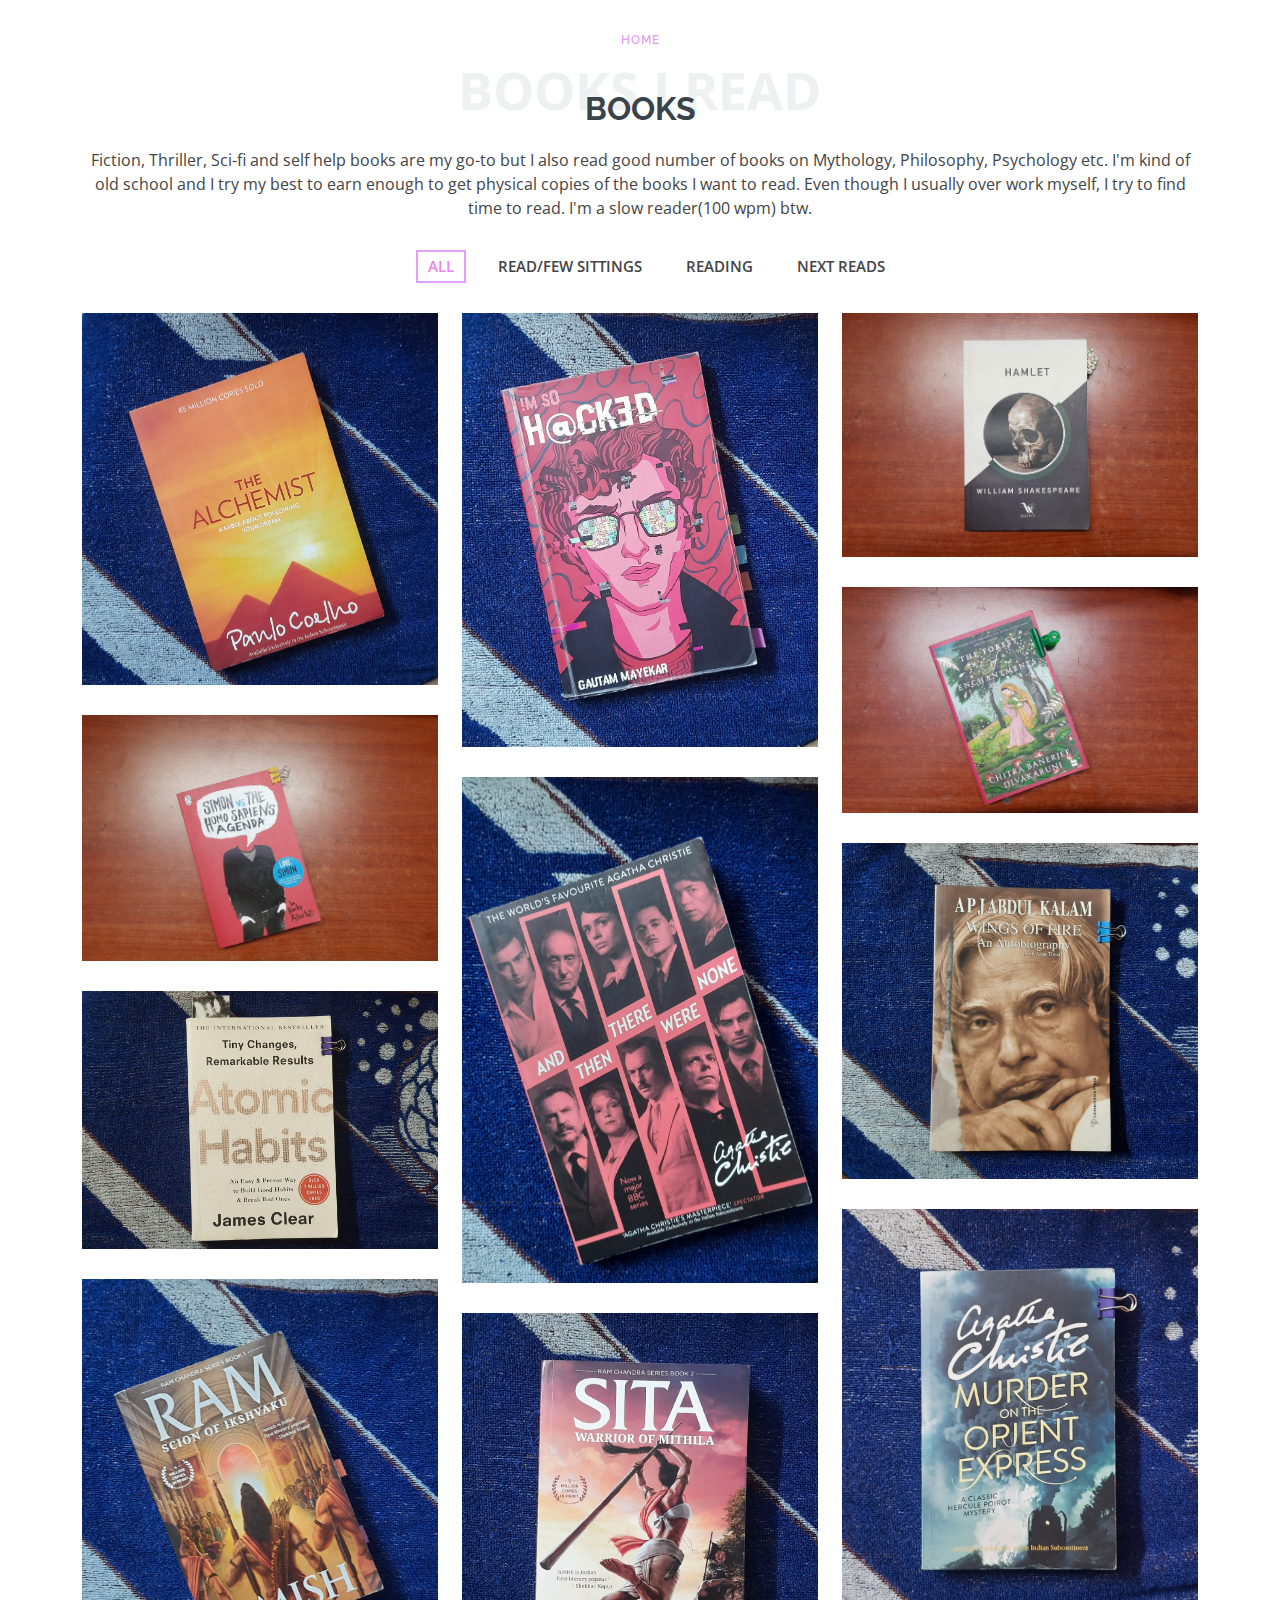
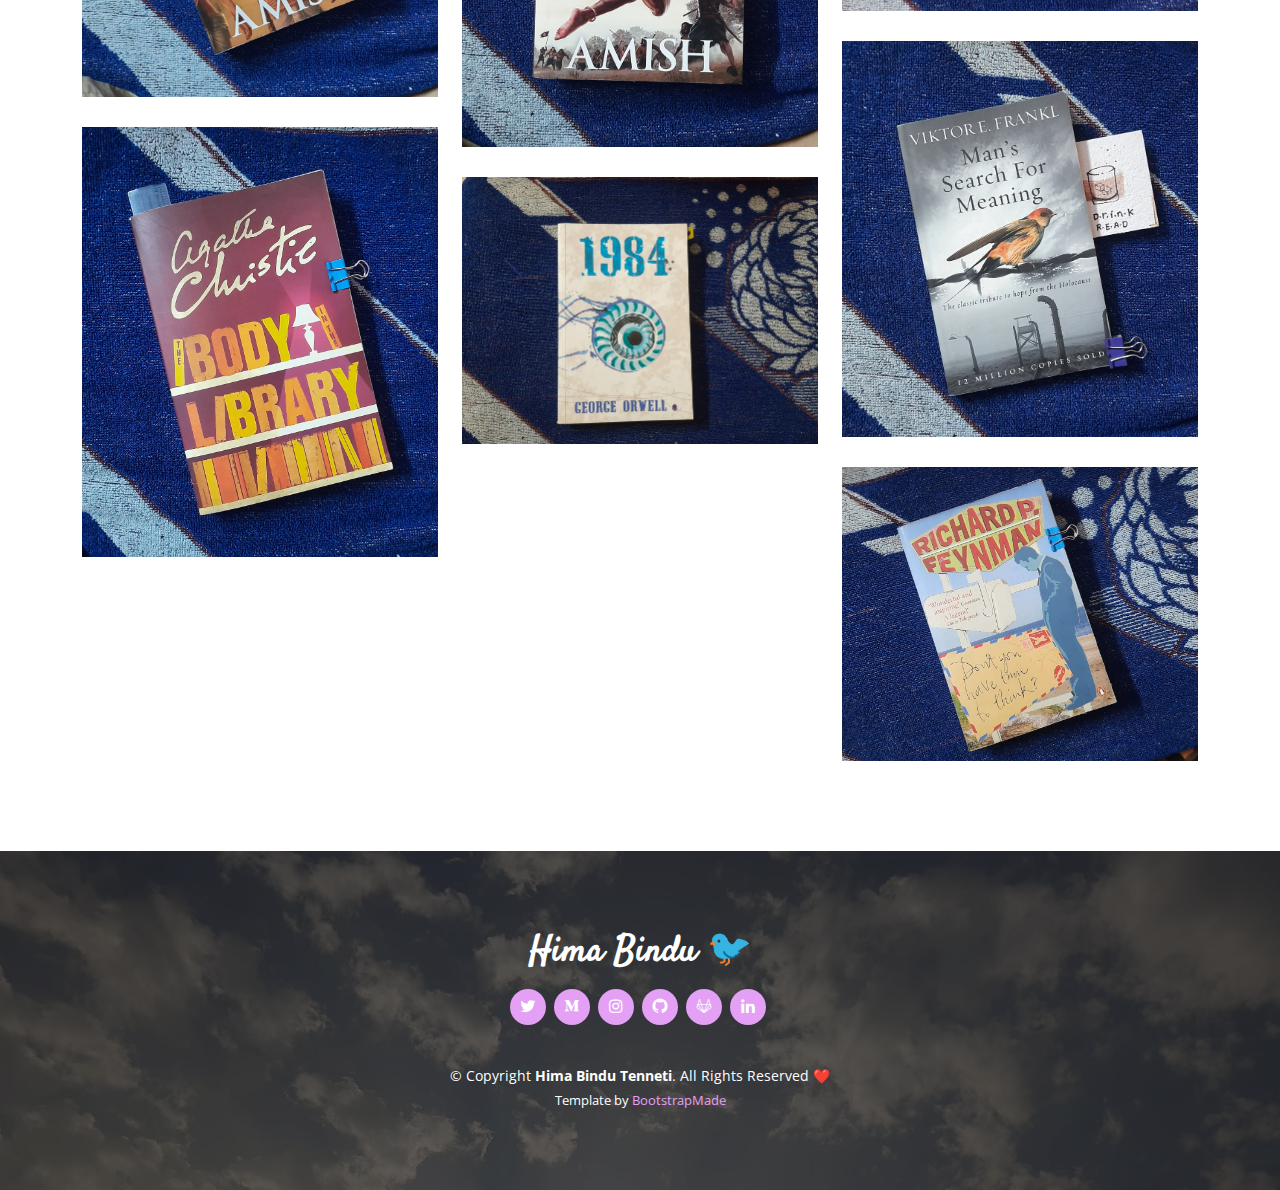
<file: books.html>
<!DOCTYPE html>
<html lang="en">

<head>
  <meta charset="utf-8">
  <meta content="width=device-width, initial-scale=1.0" name="viewport">

  <title>Hima Bindu </title>
  <meta content="" name="description">
  <meta content="" name="keywords">

  <!-- Favicons -->
  <link href="assets/img/icon.jpg" rel="icon">
  <link href="assets/img/apple.jpg" rel="apple-touch-icon">

  <!-- Google Fonts -->
  <link href="https://fonts.googleapis.com/css?family=Open+Sans:300,300i,400,400i,600,600i,700,700i|Raleway:300,300i,400,400i,500,500i,600,600i,700,700i|Satisfy" rel="stylesheet">

  <!-- Vendor CSS Files -->
  <link href="assets/vendor/bootstrap/css/bootstrap.min.css" rel="stylesheet">
  <link href="assets/vendor/bootstrap-icons/bootstrap-icons.css" rel="stylesheet">
  <link href="assets/vendor/boxicons/css/boxicons.min.css" rel="stylesheet">
  <link href="assets/vendor/glightbox/css/glightbox.min.css" rel="stylesheet">
  <link href="assets/vendor/swiper/swiper-bundle.min.css" rel="stylesheet">

  <!-- Template Main CSS File -->
  <link href="assets/css/style.css" rel="stylesheet">

  <!-- =======================================================
  * Template Name: Laura - v4.1.0
  * Template URL: https://bootstrapmade.com/laura-free-creative-bootstrap-theme/
  * Author: BootstrapMade.com
  * License: https://bootstrapmade.com/license/
  ======================================================== -->
</head>

<body>

  <!-- ======= Header ======= -->
  <header id="header" class="fixed-top d-flex justify-content-center align-items-center header-transparent">

    <nav id="navbar" class="navbar">
      <ul>
        <li><a class="nav-link scrollto active" href="index.html#">Home</a></li>
      </ul>
      <i class="bi bi-list mobile-nav-toggle"></i>
    </nav><!-- .navbar -->

  </header><!-- End Header -->

    <!-- ======= My Portfolio Section ======= -->
    <section id="portfolio" class="portfolio">
      <div class="container">

        <div class="section-title">
          <span>Books I read</span>
          <h2>Books</h2>
          <p>Fiction, Thriller, Sci-fi and self help books are my go-to but I also read good number of books on Mythology, Philosophy, Psychology etc. I'm kind
             of old school and I try my best to earn enough to get physical copies of the books I want to read. Even though I usually over work myself, I try to find time to read. I'm a slow reader(100 wpm) btw.</p>
        </div>

        <ul id="portfolio-flters" class="d-flex justify-content-center">
          <li data-filter="*" class="filter-active">All</li>
          <li data-filter=".filter-app">Read/few sittings</li>
          <li data-filter=".filter-card">Reading</li>
          <li data-filter=".filter-web">Next Reads</li>
        </ul>

        <div class="row portfolio-container">

          <div class="col-lg-4 col-md-6 portfolio-item filter-app">
            <div class="portfolio-img"><img src="assets/img/books/1.jpg" class="img-fluid" alt=""></div>
            <div class="portfolio-info">
              <h4>The Alchemist, by Panlo Coelho.</h4>
              <p>My first book ever.</p>
              <a href="assets/img/books/1.jpg" data-gallery="portfolioGallery" class="portfolio-lightbox preview-link" title="Philosophy, Inspiring"><i class="bx bx-plus"></i></a>
              <a href="" class="details-link" title="More Details"></a>
            </div>
          </div>

          <div class="col-lg-4 col-md-6 portfolio-item filter-app">
            <div class="portfolio-img"><img src="assets/img/books/2.jpg" class="img-fluid" alt=""></div>
            <div class="portfolio-info">
              <h4>I'm so Hacked, by Gautum Mayekar.</h4>
              <p>His Debut</p>
              <a href="assets/img/books/2.jpg" data-gallery="portfolioGallery" class="portfolio-lightbox preview-link" title="Thriller-Romance"><i class="bx bx-plus"></i></a>
              <a href="" class="details-link" title="More Details"></a>
            </div>
          </div>

          <div class="col-lg-4 col-md-6 portfolio-item filter-web">
            <div class="portfolio-img"><img src="assets/img/books/13.jpg" class="img-fluid" alt=""></div>
            <div class="portfolio-info">
              <h4>Hamlet</h4>
              <p> by William Shakesphere.</p>
              <a href="assets/img/books/13.jpg" data-gallery="portfolioGallery" class="portfolio-lightbox preview-link" title="Classiccccc"><i class="bx bx-plus"></i></a>
              <a href="" class="details-link" title="More Details"></a>
            </div>
          </div>

          <div class="col-lg-4 col-md-6 portfolio-item filter-card">
            <div class="portfolio-img"><img src="assets/img/books/14.jpg" class="img-fluid" alt=""></div>
            <div class="portfolio-info">
              <h4>The Forest of enchantments.</h4>
              <p>by Chitra Banerjee.</p>
              <a href="assets/img/books/14.jpg" data-gallery="portfolioGallery" class="portfolio-lightbox preview-link" title="The sitayan, Sita's version of Ramayan. Good read and Veryyyyyyy relatable."><i class="bx bx-plus"></i></a>
              <a href="" class="details-link" title="More Details"></a>
            </div>
          </div>

          <div class="col-lg-4 col-md-6 portfolio-item filter-web">
            <div class="portfolio-img"><img src="assets/img/books/15.jpg" class="img-fluid" alt=""></div>
            <div class="portfolio-info">
              <h4>Simon vs. the Homo Sapiens Agenda</h4>
              <p>by Becky Albertalli</p>
              <a href="assets/img/books/15.jpg" data-gallery="portfolioGallery" class="portfolio-lightbox preview-link" title="Related LGBTQ+ community and I am very much excited to read!!!"><i class="bx bx-plus"></i></a>
              <a href="" class="details-link" title="More Details"></a>
            </div>
          </div>


          <div class="col-lg-4 col-md-6 portfolio-item filter-app">
            <div class="portfolio-img"><img src="assets/img/books/3.jpg" class="img-fluid" alt=""></div>
            <div class="portfolio-info">
              <h4>And then there were none, by Agatha Christe.</h4>
              <p>by Agatha Christe.</p>
              <a href="assets/img/books/3.jpg" data-gallery="portfolioGallery" class="portfolio-lightbox preview-link" title=""><i class="bx bx-plus"></i></a>
              <a href="" class="details-link" title="More Details"></a>
            </div>
          </div>

          <div class="col-lg-4 col-md-6 portfolio-item filter-card">
            <div class="portfolio-img"><img src="assets/img/books/9.jpg" class="img-fluid" alt=""></div>
            <div class="portfolio-info">
              <h4>Wings of Fire</h4>
              <p>An Autobiography of APJ Abdul Kalam.</p>
              <a href="assets/img/books/9.jpg" data-gallery="portfolioGallery" class="portfolio-lightbox preview-link" title="Inspiring as expected."><i class="bx bx-plus"></i></a>
              <a href="" class="details-link" title="More Details"></a>
            </div>
          </div>

          <div class="col-lg-4 col-md-6 portfolio-item filter-app">
            <div class="portfolio-img"><img src="assets/img/books/4.jpg" class="img-fluid" alt=""></div>
            <div class="portfolio-info">
              <h4>Atomic Habits, by James clear</h4>
              <p>by James clear</p>
              <a href="assets/img/books/4.jpg" data-gallery="portfolioGallery" class="portfolio-lightbox preview-link" title="Talks about habits, how to change them and develop new ones."><i class="bx bx-plus"></i></a>
              <a href="" class="details-link" title="More Details"></a>
            </div>
          </div>

          <div class="col-lg-4 col-md-6 portfolio-item filter-app">
            <div class="portfolio-img"><img src="assets/img/books/5.jpg" class="img-fluid" alt=""></div>
            <div class="portfolio-info">
              <h4>The murder in the orient express.</h4>
              <p>by Agatha Christe</p>
              <a href="assets/img/books/5.jpg" data-gallery="portfolioGallery" class="portfolio-lightbox preview-link" title=""><i class="bx bx-plus"></i></a>
              <a href="" class="details-link" title="More Details"></a>
            </div>
          </div>

          <div class="col-lg-4 col-md-6 portfolio-item filter-app">
            <div class="portfolio-img"><img src="assets/img/books/6.jpg" class="img-fluid" alt=""></div>
            <div class="portfolio-info">
              <h4>Ram</h4>
              <p>by Amish Tripati.</p>
              <a href="assets/img/books/6.jpg" data-gallery="portfolioGallery" class="portfolio-lightbox preview-link" title="Mythology, Completely about Lord Rama."><i class="bx bx-plus"></i></a>
              <a href="" class="details-link" title="More Details"></a>
            </div>
          </div>

          <div class="col-lg-4 col-md-6 portfolio-item filter-app">
            <div class="portfolio-img"><img src="assets/img/books/7.jpg" class="img-fluid" alt=""></div>
            <div class="portfolio-info">
              <h4>Sita</h4>
              <p>by Amish Tripati.</p>
              <a href="assets/img/books/7.jpg" data-gallery="portfolioGallery" class="portfolio-lightbox preview-link" title="Sita, Remarkable book and feminine."><i class="bx bx-plus"></i></a>
              <a href="" class="details-link" title="More Details"></a>
            </div>
          </div>

          <div class="col-lg-4 col-md-6 portfolio-item filter-app">
            <div class="portfolio-img"><img src="assets/img/books/8.jpg" class="img-fluid" alt=""></div>
            <div class="portfolio-info">
              <h4>Man's search for meaning.</h4>
              <p>by Viktore Frankl.</p>
              <a href="assets/img/books/8.jpg" data-gallery="portfolioGallery" class="portfolio-lightbox preview-link" title="Philosophy"><i class="bx bx-plus"></i></a>
              <a href="" class="details-link" title="More Details"></a>
            </div>
          </div>


          <div class="col-lg-4 col-md-6 portfolio-item filter-app">
            <div class="portfolio-img"><img src="assets/img/books/10.jpg" class="img-fluid" alt=""></div>
            <div class="portfolio-info">
              <h4>The body in the library</h4>
              <p>by Agatha Christe</p>
              <a href="assets/img/books/10.jpg" data-gallery="portfolioGallery" class="portfolio-lightbox preview-link" title="Thriller"><i class="bx bx-plus"></i></a>
              <a href="" class="details-link" title="More Details"></a>
            </div>
          </div>

          <div class="col-lg-4 col-md-6 portfolio-item filter-card">
            <div class="portfolio-img"><img src="assets/img/books/11.jpg" class="img-fluid" alt=""></div>
            <div class="portfolio-info">
              <h4>1984</h4>
              <p>By George Orwell</p>
              <a href="assets/img/books/11.jpg" data-gallery="portfolioGallery" class="portfolio-lightbox preview-link" title="(Mind blowing), Dystopian, political fiction, social science fiction."><i class="bx bx-plus"></i></a>
              <a href="" class="details-link" title="More Details"></a>
            </div>
          </div>

          <div class="col-lg-4 col-md-6 portfolio-item filter-web">
            <div class="portfolio-img"><img src="assets/img/books/12.jpg" class="img-fluid" alt=""></div>
            <div class="portfolio-info">
              <h4>Don't you have time to think!</h4>
              <p>by Richard Feynman</p>
              <a href="assets/img/books/12.jpg" data-gallery="portfolioGallery" class="portfolio-lightbox preview-link" title="Kind of biography."><i class="bx bx-plus"></i></a>
              <a href="" class="details-link" title="More Details"></a>
            </div>
          </div>

        </div>

      </div>
    </section><!-- End My Portfolio Section -->



  <!-- ======= Footer ======= -->
  <footer id="footer">
    <div class="container">
      <h3>Hima Bindu 🐦</h3>
      <!-- <p>Et aut eum quis fuga eos sunt ipsa nihil. Labore corporis magni eligendi fuga maxime saepe commodi placeat.</p> -->
      <div class="social-links">
        <a href="https://twitter.com/BinduTenneti" class="twitter"><i class="bx bxl-twitter"></i></a>
        <a href="https://hima-bindu.medium.com/" class="Medium"><i class="bx bxl-medium"></i></a>
        <a href="https://www.instagram.com/himaaa.a/" class="instagram"><i class="bx bxl-instagram"></i></a>
        <a href="https://github.com/himabindu-run" class="github"><i class="bx bxl-github"></i></a>
        <a href="https://gitlab.com/bindo" class="gitlab"><i class="bx bxl-gitlab"></i></a>
        <a href="https://www.linkedin.com/in/hima-bindu-002a45194/" class="linkedin"><i class="bx bxl-linkedin"></i></a>
      </div>
      <div class="copyright">
        &copy; Copyright <strong><span>Hima Bindu Tenneti</span></strong>. All Rights Reserved ❤️
      </div>
      <div class="credits">
        <!-- All the links in the footer should remain intact. -->
        <!-- You can delete the links only if you purchased the pro version. -->
        <!-- Licensing information: https://bootstrapmade.com/license/ -->
        <!-- Purchase the pro version with working PHP/AJAX contact form: https://bootstrapmade.com/laura-free-creative-bootstrap-theme/ -->
        Template by <a href="https://bootstrapmade.com/">BootstrapMade</a>
      </div>
    </div>
  </footer><!-- End Footer -->

  <a href="#" class="back-to-top d-flex align-items-center justify-content-center"><i class="bi bi-arrow-up-short"></i></a>

  <!-- Vendor JS Files -->
  <script src="assets/vendor/bootstrap/js/bootstrap.bundle.min.js"></script>
  <script src="assets/vendor/glightbox/js/glightbox.min.js"></script>
  <script src="assets/vendor/isotope-layout/isotope.pkgd.min.js"></script>
  <script src="assets/vendor/php-email-form/validate.js"></script>
  <script src="assets/vendor/purecounter/purecounter.js"></script>
  <script src="assets/vendor/swiper/swiper-bundle.min.js"></script>
  <script src="assets/vendor/waypoints/noframework.waypoints.js"></script>

  <!-- Template Main JS File -->
  <script src="assets/js/main.js"></script>

</body>

</html>
</file>
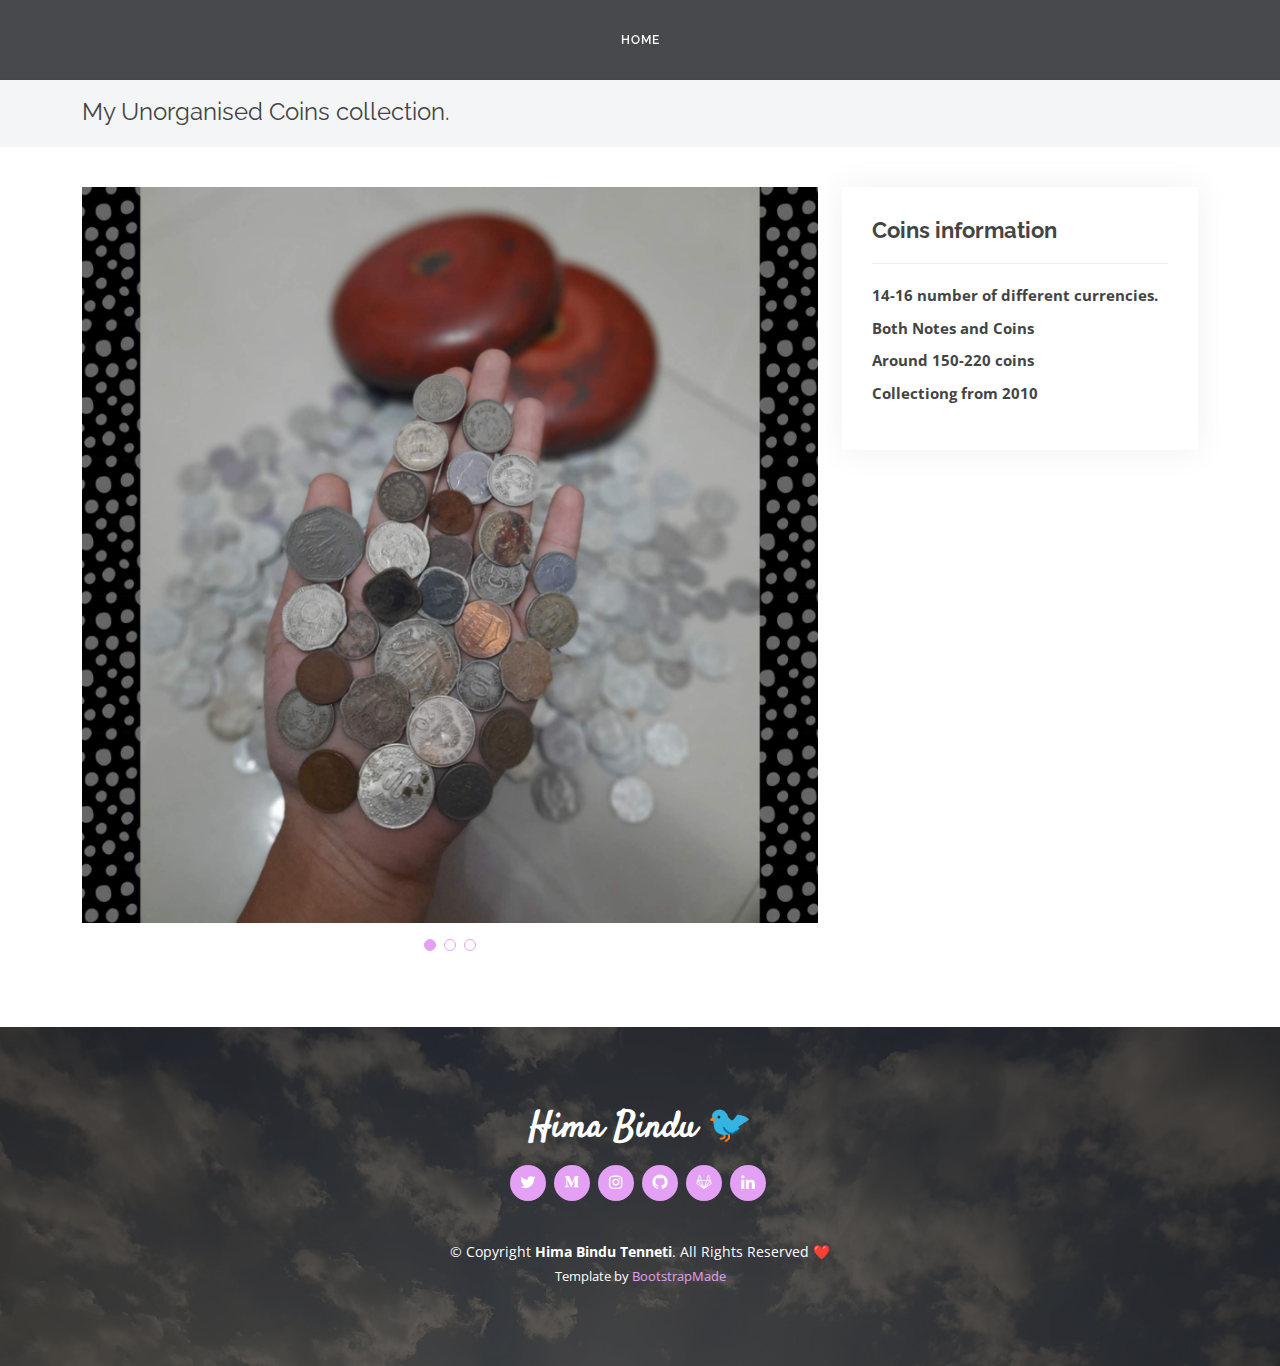
<file: coins.html>
<!DOCTYPE html>
<html lang="en">

<head>
  <meta charset="utf-8">
  <meta content="width=device-width, initial-scale=1.0" name="viewport">

  <title>Portfolio Details - Laura Bootstrap Template</title>
  <meta content="" name="description">
  <meta content="" name="keywords">

  <!-- Favicons -->
  <link href="assets/img/favicon.png" rel="icon">
  <link href="assets/img/apple-touch-icon.png" rel="apple-touch-icon">

  <!-- Google Fonts -->
  <link href="https://fonts.googleapis.com/css?family=Open+Sans:300,300i,400,400i,600,600i,700,700i|Raleway:300,300i,400,400i,500,500i,600,600i,700,700i|Satisfy" rel="stylesheet">

  <!-- Vendor CSS Files -->
  <link href="assets/vendor/bootstrap/css/bootstrap.min.css" rel="stylesheet">
  <link href="assets/vendor/bootstrap-icons/bootstrap-icons.css" rel="stylesheet">
  <link href="assets/vendor/boxicons/css/boxicons.min.css" rel="stylesheet">
  <link href="assets/vendor/glightbox/css/glightbox.min.css" rel="stylesheet">
  <link href="assets/vendor/swiper/swiper-bundle.min.css" rel="stylesheet">

  <!-- Template Main CSS File -->
  <link href="assets/css/style.css" rel="stylesheet">

  <!-- =======================================================
  * Template Name: Laura - v4.1.0
  * Template URL: https://bootstrapmade.com/laura-free-creative-bootstrap-theme/
  * Author: BootstrapMade.com
  * License: https://bootstrapmade.com/license/
  ======================================================== -->
</head>

<body>

  <!-- ======= Header ======= -->
  <header id="header" class="fixed-top d-flex justify-content-center align-items-center ">

    <nav id="navbar" class="navbar">
      <ul>
        <li><a class="nav-link scrollto " href="index.html#">Home</a></li>
  </ul>
  <i class="bi bi-list mobile-nav-toggle"></i>
</nav><!-- .navbar -->

</header><!-- End Header -->

  <main id="main">

    <!-- ======= Breadcrumbs Section ======= -->
    <section class="breadcrumbs">
      <div class="container">

        <div class="d-flex justify-content-between align-items-center">
          <h2><strong>My Unorganised Coins collection.</strong></h2>
        </div>

      </div>
    </section><!-- Breadcrumbs Section -->

    <!-- ======= Portfolio Details Section ======= -->
    <section id="portfolio-details" class="portfolio-details">
      <div class="container">

        <div class="row gy-4">

          <div class="col-lg-8">
            <div class="portfolio-details-slider swiper-container">
              <div class="swiper-wrapper align-items-center">

                <div class="swiper-slide">
                  <img src="assets/img/coins/0.jpg" alt="">
                </div>

                <div class="swiper-slide">
                  <img src="assets/img/coins/1.jpg" alt="">
                </div>

                <div class="swiper-slide">
                  <img src="assets/img/coins/2.jpg" alt="">
                </div>
              </div>
              <div class="swiper-pagination"></div>
            </div>
          </div>


          <div class="col-lg-4">
            <div class="portfolio-info">
              <h3>Coins information</h3>
              <ul>
                <li><strong>14-16 number of different currencies.</strong></li>
                <li><strong>Both Notes and Coins</strong></li>
                <li><strong>Around 150-220 coins</strong></li>
                <li><strong>Collectiong from 2010</strong></li>
              </ul>

        </div>

      </div>
    </section><!-- End Portfolio Details Section -->

  </main><!-- End #main -->

  <!-- ======= Footer ======= -->
<!-- ======= Footer ======= -->
<footer id="footer">
  <div class="container">
    <h3>Hima Bindu 🐦</h3>
    <!-- <p>Et aut eum quis fuga eos sunt ipsa nihil. Labore corporis magni eligendi fuga maxime saepe commodi placeat.</p> -->
    <div class="social-links">
      <a href="https://twitter.com/BinduTenneti" class="twitter"><i class="bx bxl-twitter"></i></a>
      <a href="https://hima-bindu.medium.com/" class="Medium"><i class="bx bxl-medium"></i></a>
      <a href="https://www.instagram.com/himaaa.a/" class="instagram"><i class="bx bxl-instagram"></i></a>
      <a href="https://github.com/himabindu-run" class="github"><i class="bx bxl-github"></i></a>
      <a href="https://gitlab.com/bindo" class="gitlab"><i class="bx bxl-gitlab"></i></a>
      <a href="https://www.linkedin.com/in/hima-bindu-002a45194/" class="linkedin"><i class="bx bxl-linkedin"></i></a>
    </div>
    <div class="copyright">
      &copy; Copyright <strong><span>Hima Bindu Tenneti</span></strong>. All Rights Reserved ❤️
    </div>
    <div class="credits">
      <!-- All the links in the footer should remain intact. -->
      <!-- You can delete the links only if you purchased the pro version. -->
      <!-- Licensing information: https://bootstrapmade.com/license/ -->
      <!-- Purchase the pro version with working PHP/AJAX contact form: https://bootstrapmade.com/laura-free-creative-bootstrap-theme/ -->
      Template by <a href="https://bootstrapmade.com/">BootstrapMade</a>
    </div>
  </div>
</footer><!-- End Footer -->

<a href="#" class="back-to-top d-flex align-items-center justify-content-center"><i class="bi bi-arrow-up-short"></i></a>

<!-- Vendor JS Files -->
<script src="assets/vendor/bootstrap/js/bootstrap.bundle.min.js"></script>
<script src="assets/vendor/glightbox/js/glightbox.min.js"></script>
<script src="assets/vendor/isotope-layout/isotope.pkgd.min.js"></script>
<script src="assets/vendor/php-email-form/validate.js"></script>
<script src="assets/vendor/purecounter/purecounter.js"></script>
<script src="assets/vendor/swiper/swiper-bundle.min.js"></script>
<script src="assets/vendor/waypoints/noframework.waypoints.js"></script>

<!-- Template Main JS File -->
<script src="assets/js/main.js"></script>


</body>

</html>
</file>
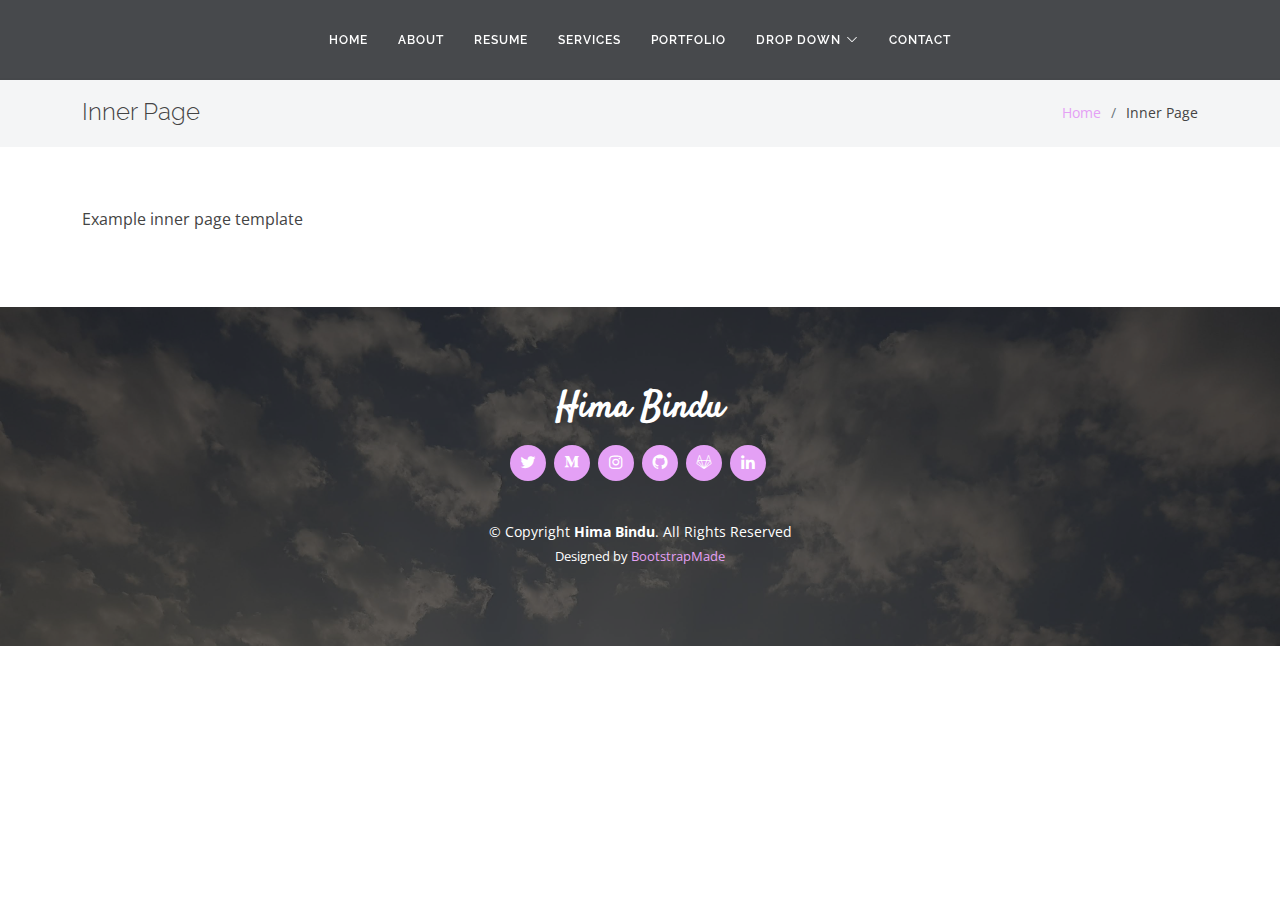
<file: inner-page.html>
<!DOCTYPE html>
<html lang="en">

<head>
  <meta charset="utf-8">
  <meta content="width=device-width, initial-scale=1.0" name="viewport">

  <title>Inner Page - Laura Bootstrap Template</title>
  <meta content="" name="description">
  <meta content="" name="keywords">

  <!-- Favicons -->
  <link href="assets/img/favicon.png" rel="icon">
  <link href="assets/img/apple-touch-icon.png" rel="apple-touch-icon">

  <!-- Google Fonts -->
  <link href="https://fonts.googleapis.com/css?family=Open+Sans:300,300i,400,400i,600,600i,700,700i|Raleway:300,300i,400,400i,500,500i,600,600i,700,700i|Satisfy" rel="stylesheet">

  <!-- Vendor CSS Files -->
  <link href="assets/vendor/bootstrap/css/bootstrap.min.css" rel="stylesheet">
  <link href="assets/vendor/bootstrap-icons/bootstrap-icons.css" rel="stylesheet">
  <link href="assets/vendor/boxicons/css/boxicons.min.css" rel="stylesheet">
  <link href="assets/vendor/glightbox/css/glightbox.min.css" rel="stylesheet">
  <link href="assets/vendor/swiper/swiper-bundle.min.css" rel="stylesheet">

  <!-- Template Main CSS File -->
  <link href="assets/css/style.css" rel="stylesheet">

  <!-- =======================================================
  * Template Name: Laura - v4.1.0
  * Template URL: https://bootstrapmade.com/laura-free-creative-bootstrap-theme/
  * Author: BootstrapMade.com
  * License: https://bootstrapmade.com/license/
  ======================================================== -->
</head>

<body>

  <!-- ======= Header ======= -->
  <header id="header" class="fixed-top d-flex justify-content-center align-items-center ">

    <nav id="navbar" class="navbar">
      <ul>
        <li><a class="nav-link scrollto " href="#hero">Home</a></li>
        <li><a class="nav-link scrollto" href="#about">About</a></li>
        <li><a class="nav-link scrollto" href="#resume">Resume</a></li>
        <li><a class="nav-link scrollto" href="#services">Services</a></li>
        <li><a class="nav-link scrollto " href="#portfolio">Portfolio</a></li>
        <li class="dropdown"><a href="#"><span>Drop Down</span> <i class="bi bi-chevron-down"></i></a>
          <ul>
            <li><a href="#">Drop Down 1</a></li>
            <li class="dropdown"><a href="#"><span>Deep Drop Down</span> <i class="bi bi-chevron-right"></i></a>
              <ul>
                <li><a href="#">Deep Drop Down 1</a></li>
                <li><a href="#">Deep Drop Down 2</a></li>
                <li><a href="#">Deep Drop Down 3</a></li>
                <li><a href="#">Deep Drop Down 4</a></li>
                <li><a href="#">Deep Drop Down 5</a></li>
              </ul>
            </li>
            <li><a href="#">Drop Down 2</a></li>
            <li><a href="#">Drop Down 3</a></li>
            <li><a href="#">Drop Down 4</a></li>
          </ul>
        </li>
        <li><a class="nav-link scrollto" href="#contact">Contact</a></li>
      </ul>
      <i class="bi bi-list mobile-nav-toggle"></i>
    </nav><!-- .navbar -->

  </header><!-- End Header -->

  <main id="main">

    <!-- ======= Breadcrumbs ======= -->
    <section class="breadcrumbs">
      <div class="container">

        <div class="d-flex justify-content-between align-items-center">
          <h2>Inner Page</h2>
          <ol>
            <li><a href="index.html">Home</a></li>
            <li>Inner Page</li>
          </ol>
        </div>

      </div>
    </section><!-- End Breadcrumbs -->

    <section class="inner-page">
      <div class="container">
        <p>
          Example inner page template
        </p>
      </div>
    </section>

  </main><!-- End #main -->

  <!-- ======= Footer ======= -->
  <footer id="footer">
    <div class="container">
      <h3>Hima Bindu</h3>
      <!-- <p>Et aut eum quis fuga eos sunt ipsa nihil. Labore corporis magni eligendi fuga maxime saepe commodi placeat.</p> -->
      <!-- <div class="social-links">
        <a href="https://twitter.com/BinduTenneti" class="twitter"><i class="bx bxl-twitter"></i></a>
        <a href="#" class="facebook"><i class="bx bxl-facebook"></i></a>
        <a href="#" class="instagram"><i class="bx bxl-instagram"></i></a>
        <a href="#" class="google-plus"><i class="bx bxl-skype"></i></a>
        <a href="#" class="linkedin"><i class="bx bxl-linkedin"></i></a>
      </div> -->
      <div class="social-links">
        <a href="https://twitter.com/BinduTenneti" class="twitter"><i class="bx bxl-twitter"></i></a>
        <a href="https://hima-bindu.medium.com/" class="Medium"><i class="bx bxl-medium"></i></a>
        <a href="https://www.instagram.com/himaaa.a/" class="instagram"><i class="bx bxl-instagram"></i></a>
        <a href="https://github.com/himabindu-run" class="github"><i class="bx bxl-github"></i></a>
        <a href="https://gitlab.com/bindo" class="gitlab"><i class="bx bxl-gitlab"></i></a>
        <a href="https://www.linkedin.com/in/hima-bindu-002a45194/" class="linkedin"><i class="bx bxl-linkedin"></i></a>
      </div>
      <div class="copyright">
        &copy; Copyright <strong><span>Hima Bindu</span></strong>. All Rights Reserved
      </div>
      <div class="credits">
        <!-- All the links in the footer should remain intact. -->
        <!-- You can delete the links only if you purchased the pro version. -->
        <!-- Licensing information: https://bootstrapmade.com/license/ -->
        <!-- Purchase the pro version with working PHP/AJAX contact form: https://bootstrapmade.com/laura-free-creative-bootstrap-theme/ -->
        Designed by <a href="https://bootstrapmade.com/">BootstrapMade</a>
      </div>
    </div>
  </footer><!-- End Footer -->

  <a href="#" class="back-to-top d-flex align-items-center justify-content-center"><i class="bi bi-arrow-up-short"></i></a>

  <!-- Vendor JS Files -->
  <script src="assets/vendor/bootstrap/js/bootstrap.bundle.min.js"></script>
  <script src="assets/vendor/glightbox/js/glightbox.min.js"></script>
  <script src="assets/vendor/isotope-layout/isotope.pkgd.min.js"></script>
  <script src="assets/vendor/php-email-form/validate.js"></script>
  <script src="assets/vendor/purecounter/purecounter.js"></script>
  <script src="assets/vendor/swiper/swiper-bundle.min.js"></script>
  <script src="assets/vendor/waypoints/noframework.waypoints.js"></script>

  <!-- Template Main JS File -->
  <script src="assets/js/main.js"></script>

</body>

</html>
</file>
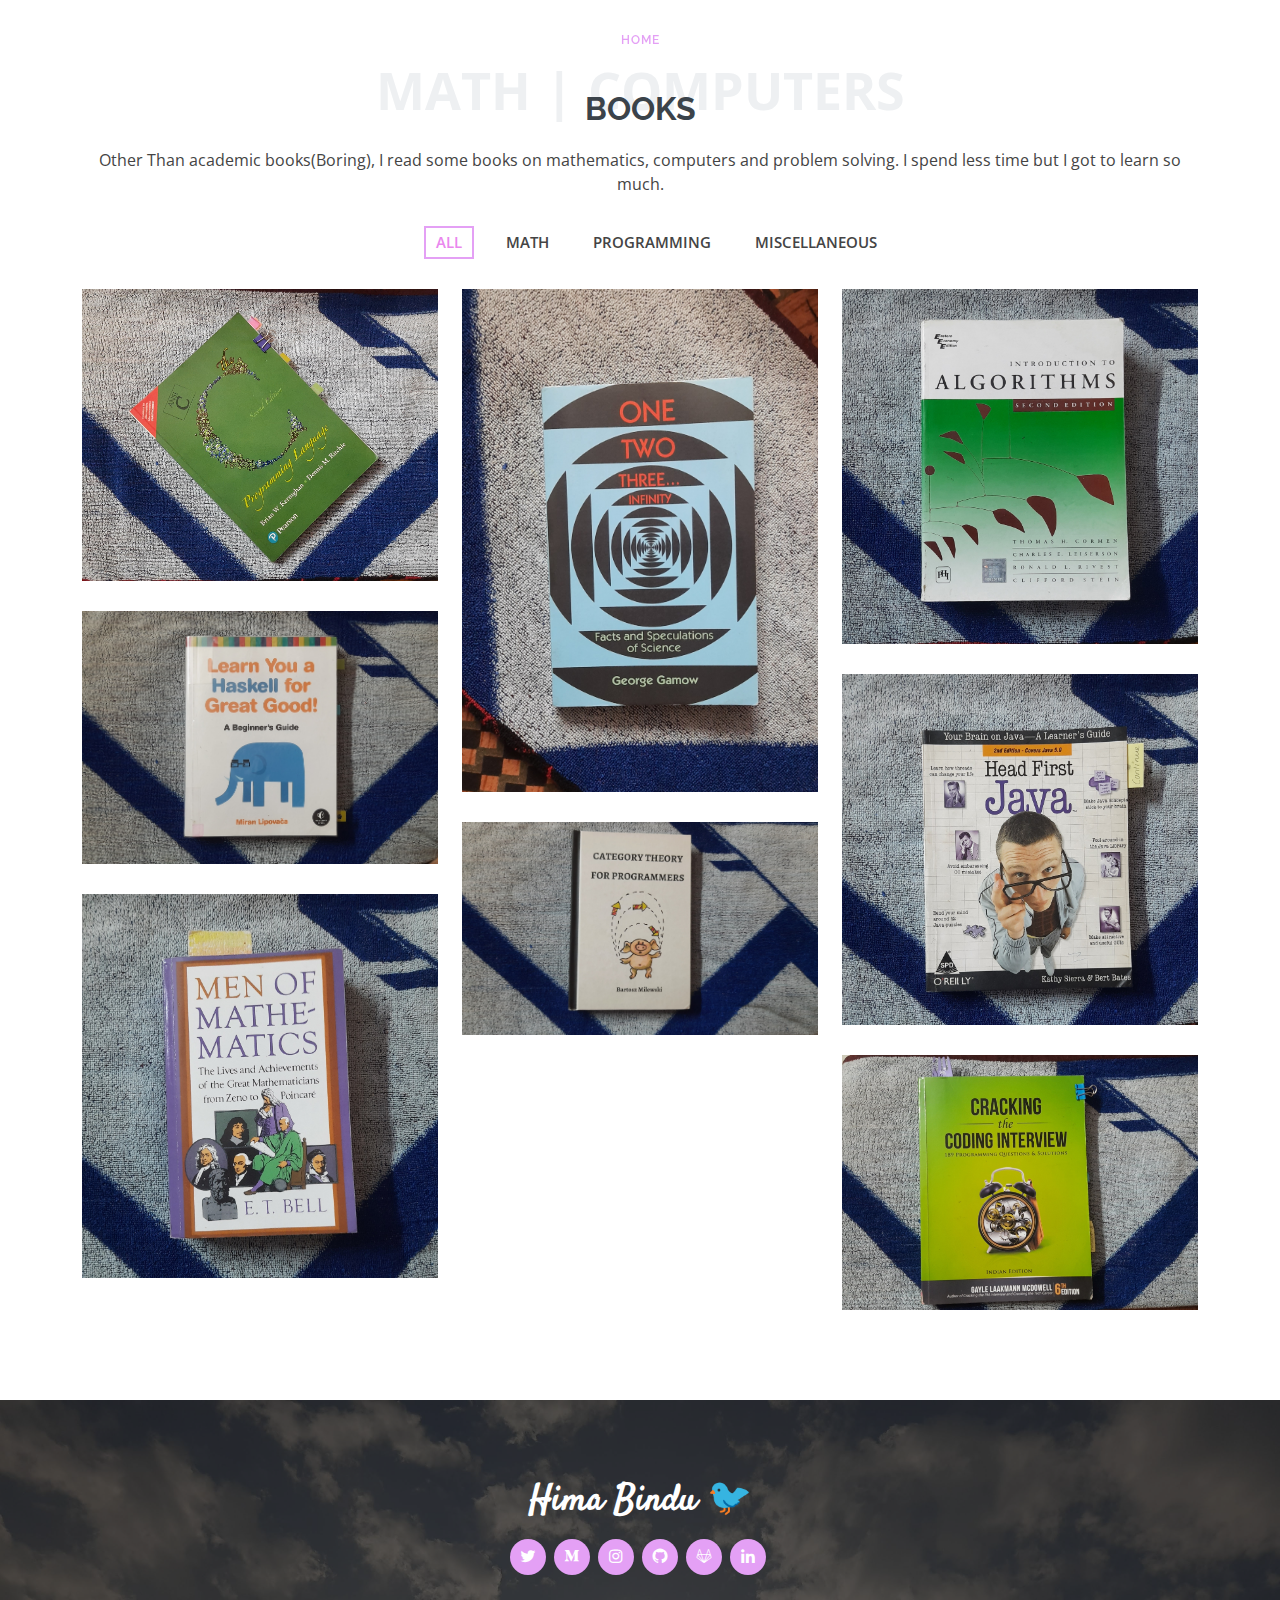
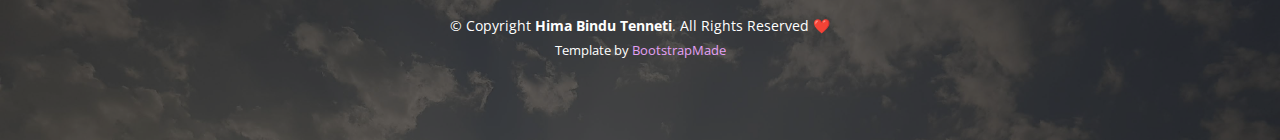
<file: techbooks.html>
<!DOCTYPE html>
<html lang="en">

<head>
  <meta charset="utf-8">
  <meta content="width=device-width, initial-scale=1.0" name="viewport">

  <title>Hima Bindu </title>
  <meta content="" name="description">
  <meta content="" name="keywords">

  <!-- Favicons -->
  <link href="assets/img/icon.jpg" rel="icon">
  <link href="assets/img/apple.jpg" rel="apple-touch-icon">

  <!-- Google Fonts -->
  <link href="https://fonts.googleapis.com/css?family=Open+Sans:300,300i,400,400i,600,600i,700,700i|Raleway:300,300i,400,400i,500,500i,600,600i,700,700i|Satisfy" rel="stylesheet">

  <!-- Vendor CSS Files -->
  <link href="assets/vendor/bootstrap/css/bootstrap.min.css" rel="stylesheet">
  <link href="assets/vendor/bootstrap-icons/bootstrap-icons.css" rel="stylesheet">
  <link href="assets/vendor/boxicons/css/boxicons.min.css" rel="stylesheet">
  <link href="assets/vendor/glightbox/css/glightbox.min.css" rel="stylesheet">
  <link href="assets/vendor/swiper/swiper-bundle.min.css" rel="stylesheet">

  <!-- Template Main CSS File -->
  <link href="assets/css/style.css" rel="stylesheet">

  <!-- =======================================================
  * Template Name: Laura - v4.1.0
  * Template URL: https://bootstrapmade.com/laura-free-creative-bootstrap-theme/
  * Author: BootstrapMade.com
  * License: https://bootstrapmade.com/license/
  ======================================================== -->
</head>

<body>

  <!-- ======= Header ======= -->
  <header id="header" class="fixed-top d-flex justify-content-center align-items-center header-transparent">

    <nav id="navbar" class="navbar">
      <ul>
        <li><a class="nav-link scrollto active" href="index.html#">Home</a></li>
      </ul>
      <i class="bi bi-list mobile-nav-toggle"></i>
    </nav><!-- .navbar -->

  </header><!-- End Header -->

    <!-- ======= My Portfolio Section ======= -->
    <section id="portfolio" class="portfolio">
      <div class="container">

        <div class="section-title">
          <span>Math | Computers</span>
          <h2>Books</h2>
          <p>Other Than academic books(Boring), I read some books on mathematics, computers and problem solving. 
              I spend less time but I got to learn so much.</p>
        </div>

        <ul id="portfolio-flters" class="d-flex justify-content-center">
          <li data-filter="*" class="filter-active">All</li>
          <li data-filter=".filter-app">Math</li>
          <li data-filter=".filter-card">Programming</li>
          <li data-filter=".filter-web">Miscellaneous</li>
        </ul>

        <div class="row portfolio-container">

          <div class="col-lg-4 col-md-6 portfolio-item filter-card">
            <div class="portfolio-img"><img src="assets/img/techbooks/1.jpg" class="img-fluid" alt=""></div>
            <div class="portfolio-info">
              <h4>The Best book for C</h4>
              <p>Programming language.</p>
              <a href="assets/img/techbooks/1.jpg" data-gallery="portfolioGallery" class="portfolio-lightbox preview-link" title=""><i class="bx bx-plus"></i></a>
              <a href="" class="details-link" title="More Details"></a>
            </div>
          </div>

          <div class="col-lg-4 col-md-6 portfolio-item filter-app">
            <div class="portfolio-img"><img src="assets/img/techbooks/2.jpg" class="img-fluid" alt=""></div>
            <div class="portfolio-info">
              <h4>Puzzles, mathematics</h4>
              <p></p>
              <a href="assets/img/techbooks/2.jpg" data-gallery="portfolioGallery" class="portfolio-lightbox preview-link" title=""><i class="bx bx-plus"></i></a>
              <a href="" class="details-link" title="More Details"></a>
            </div>
          </div>

          <div class="col-lg-4 col-md-6 portfolio-item filter-web">
            <div class="portfolio-img"><img src="assets/img/techbooks/3.jpg" class="img-fluid" alt=""></div>
            <div class="portfolio-info">
              <h4>Veryyy lengthy, but very clear.</h4>
              <p>Will probably take life time to complete it.</p>
              <a href="assets/img/techbooks/3.jpg" data-gallery="portfolioGallery" class="portfolio-lightbox preview-link" title=""><i class="bx bx-plus"></i></a>
              <a href="" class="details-link" title="More Details"></a>
            </div>
          </div>

          <div class="col-lg-4 col-md-6 portfolio-item filter-card">
            <div class="portfolio-img"><img src="assets/img/techbooks/4.jpg" class="img-fluid" alt=""></div>
            <div class="portfolio-info">
              <h4>Beginner's book.</h4>
              <p>Programming language, mathematics.</p>
              <a href="assets/img/techbooks/4.jpg" data-gallery="portfolioGallery" class="portfolio-lightbox preview-link" title=""><i class="bx bx-plus"></i></a>
              <a href="" class="details-link" title="More Details"></a>
            </div>
          </div>

          <div class="col-lg-4 col-md-6 portfolio-item filter-card">
            <div class="portfolio-img"><img src="assets/img/techbooks/5.jpg" class="img-fluid" alt=""></div>
            <div class="portfolio-info">
              <h4>Head first Java</h4>
              <p>Funny-Enjoyable, learn Java without the pain.</p>
              <a href="assets/img/techbooks/5.jpg" data-gallery="portfolioGallery" class="portfolio-lightbox preview-link" title=""><i class="bx bx-plus"></i></a>
              <a href="" class="details-link" title="More Details"></a>
            </div>
          </div>

          <div class="col-lg-4 col-md-6 portfolio-item filter-app">
            <div class="portfolio-img"><img src="assets/img/techbooks/6.jpg" class="img-fluid" alt=""></div>
            <div class="portfolio-info">
              <h4>I feel this is little Advanced.</h4>
              <p>But many useful insights on functional programming.</p>
              <a href="assets/img/techbooks/6.jpg" data-gallery="portfolioGallery" class="portfolio-lightbox preview-link" title=""><i class="bx bx-plus"></i></a>
              <a href="" class="details-link" title="More Details"></a>
            </div>
          </div>

          <div class="col-lg-4 col-md-6 portfolio-item filter-app">
            <div class="portfolio-img"><img src="assets/img/techbooks/7.jpg" class="img-fluid" alt=""></div>
            <div class="portfolio-info">
              <h4>A to Z people who contributed to maths.</h4>
              <p>Exciting.</p>
              <a href="assets/img/techbooks/7.jpg" data-gallery="portfolioGallery" class="portfolio-lightbox preview-link" title=""><i class="bx bx-plus"></i></a>
              <a href="" class="details-link" title="More Details"></a>
            </div>
          </div>

          <div class="col-lg-4 col-md-6 portfolio-item filter-web">
            <div class="portfolio-img"><img src="assets/img/techbooks/8.jpg" class="img-fluid" alt=""></div>
            <div class="portfolio-info">
              <h4>Very Helpful but you should read lot of Java code and that's kind of a pain.</h4>
              <p>Readingggggg</p>
              <a href="assets/img/techbooks/8.jpg" data-gallery="portfolioGallery" class="portfolio-lightbox preview-link" title=""><i class="bx bx-plus"></i></a>
              <a href="" class="details-link" title="More Details"></a>
            </div>
          </div>

        </div>

      </div>
    </section><!-- End My Portfolio Section -->



  <!-- ======= Footer ======= -->
  <footer id="footer">
    <div class="container">
      <h3>Hima Bindu 🐦</h3>
      <!-- <p>Et aut eum quis fuga eos sunt ipsa nihil. Labore corporis magni eligendi fuga maxime saepe commodi placeat.</p> -->
      <div class="social-links">
        <a href="https://twitter.com/BinduTenneti" class="twitter"><i class="bx bxl-twitter"></i></a>
        <a href="https://hima-bindu.medium.com/" class="Medium"><i class="bx bxl-medium"></i></a>
        <a href="https://www.instagram.com/himaaa.a/" class="instagram"><i class="bx bxl-instagram"></i></a>
        <a href="https://github.com/himabindu-run" class="github"><i class="bx bxl-github"></i></a>
        <a href="https://gitlab.com/bindo" class="gitlab"><i class="bx bxl-gitlab"></i></a>
        <a href="https://www.linkedin.com/in/hima-bindu-002a45194/" class="linkedin"><i class="bx bxl-linkedin"></i></a>
      </div>
      <div class="copyright">
        &copy; Copyright <strong><span>Hima Bindu Tenneti</span></strong>. All Rights Reserved ❤️
      </div>
      <div class="credits">
        <!-- All the links in the footer should remain intact. -->
        <!-- You can delete the links only if you purchased the pro version. -->
        <!-- Licensing information: https://bootstrapmade.com/license/ -->
        <!-- Purchase the pro version with working PHP/AJAX contact form: https://bootstrapmade.com/laura-free-creative-bootstrap-theme/ -->
        Template by <a href="https://bootstrapmade.com/">BootstrapMade</a>
      </div>
    </div>
  </footer><!-- End Footer -->

  <a href="#" class="back-to-top d-flex align-items-center justify-content-center"><i class="bi bi-arrow-up-short"></i></a>

  <!-- Vendor JS Files -->
  <script src="assets/vendor/bootstrap/js/bootstrap.bundle.min.js"></script>
  <script src="assets/vendor/glightbox/js/glightbox.min.js"></script>
  <script src="assets/vendor/isotope-layout/isotope.pkgd.min.js"></script>
  <script src="assets/vendor/php-email-form/validate.js"></script>
  <script src="assets/vendor/purecounter/purecounter.js"></script>
  <script src="assets/vendor/swiper/swiper-bundle.min.js"></script>
  <script src="assets/vendor/waypoints/noframework.waypoints.js"></script>

  <!-- Template Main JS File -->
  <script src="assets/js/main.js"></script>

</body>

</html>
</file>
<file: assets/css/style.css>
/**
* Template Name: Laura - v4.1.0
* Template URL: https://bootstrapmade.com/laura-free-creative-bootstrap-theme/
* Author: BootstrapMade.com
* License: https://bootstrapmade.com/license/
*/

/*--------------------------------------------------------------
# General
--------------------------------------------------------------*/
body {
  font-family: "Open Sans", sans-serif;
  color: #444444;
}

a {
  color: #e4a0f5;
  text-decoration: none;
}

a:hover {
  color: #ebbeec;
  text-decoration: none;
}

h1, h2, h3, h4, h5, h6 {
  font-family: "Raleway", sans-serif;
}

/*--------------------------------------------------------------
# Back to top button
--------------------------------------------------------------*/
.back-to-top {
  position: fixed;
  visibility: hidden;
  opacity: 0;
  right: 15px;
  bottom: 15px;
  z-index: 996;
  background: #e4a0f5;
  width: 40px;
  height: 40px;
  border-radius: 4px;
  transition: all 0.4s;
}

.back-to-top i {
  font-size: 28px;
  color: #fff;
  line-height: 0;
}

.back-to-top:hover {
  background: #e09ff0;
  color: #fff;
}

.back-to-top.active {
  visibility: visible;
  opacity: 1;
}

/*--------------------------------------------------------------
# Header
--------------------------------------------------------------*/
#header {
  z-index: 997;
  transition: all 0.5s;
  height: 80px;
  background: rgba(25, 28, 31, 0.8);
}

#header.header-transparent {
  background: transparent;
}

#header.header-scrolled {
  height: 60px;
  background: rgba(25, 28, 31, 0.8);
}

/*--------------------------------------------------------------
# Navigation Menu
--------------------------------------------------------------*/
/**
* Desktop Navigation 
*/
.navbar {
  padding: 0;
}

.navbar ul {
  margin: 0;
  padding: 0;
  display: flex;
  list-style: none;
  align-items: center;
}

.navbar li {
  position: relative;
}

.navbar a {
  display: flex;
  align-items: center;
  justify-content: space-between;
  padding: 10px 15px;
  color: #fff;
  white-space: nowrap;
  transition: 0.3s;
  font-size: 12px;
  font-family: "Raleway", sans-serif;
  text-transform: uppercase;
  font-weight: 600;
  letter-spacing: 1px;
}

.navbar a i {
  font-size: 12px;
  line-height: 0;
  margin-left: 5px;
}

.navbar a:hover, .navbar .active, .navbar li:hover > a {
  color: #e4a0f5;
}

.navbar .dropdown ul {
  display: block;
  position: absolute;
  left: 14px;
  top: calc(100% + 30px);
  margin: 0;
  padding: 10px 0;
  z-index: 99;
  opacity: 0;
  visibility: hidden;
  background: #fff;
  box-shadow: 0px 0px 30px rgba(127, 137, 161, 0.25);
  transition: 0.3s;
  border-radius: 4px;
}

.navbar .dropdown ul li {
  min-width: 200px;
}

.navbar .dropdown ul a {
  padding: 10px 20px;
  font-size: 14px;
  text-transform: none;
  font-weight: 400;
  color: #3b434a;
  letter-spacing: 1px;
}

.navbar .dropdown ul a i {
  font-size: 12px;
}

.navbar .dropdown ul a:hover, .navbar .dropdown ul .active:hover, .navbar .dropdown ul li:hover > a {
  color: #e4a0f5;
}

.navbar .dropdown:hover > ul {
  opacity: 1;
  top: 100%;
  visibility: visible;
}

.navbar .dropdown .dropdown ul {
  top: 0;
  left: calc(100% - 30px);
  visibility: hidden;
}

.navbar .dropdown .dropdown:hover > ul {
  opacity: 1;
  top: 0;
  left: 100%;
  visibility: visible;
}

@media (max-width: 1366px) {
  .navbar .dropdown .dropdown ul {
    left: -90%;
  }
  .navbar .dropdown .dropdown:hover > ul {
    left: -100%;
  }
}

/**
* Mobile Navigation 
*/
.mobile-nav-toggle {
  color: #fff;
  font-size: 28px;
  cursor: pointer;
  display: none;
  line-height: 0;
  transition: 0.5s;
}

@media (max-width: 991px) {
  .mobile-nav-toggle {
    display: block;
  }
  .navbar ul {
    display: none;
  }
}

.navbar-mobile {
  position: fixed;
  overflow: hidden;
  top: 0;
  right: 0;
  left: 0;
  bottom: 0;
  background: rgba(36, 41, 46, 0.9);
  transition: 0.3s;
  z-index: 999;
}

.navbar-mobile .mobile-nav-toggle {
  position: absolute;
  top: 15px;
  right: 15px;
}

.navbar-mobile ul {
  display: block;
  position: absolute;
  top: 55px;
  right: 15px;
  bottom: 15px;
  left: 15px;
  padding: 10px 0;
  border-radius: 10px;
  background-color: #fff;
  overflow-y: auto;
  transition: 0.3s;
}

.navbar-mobile a {
  padding: 10px 20px;
  font-size: 14px;
  color: #3b434a;
}

.navbar-mobile a:hover, .navbar-mobile .active, .navbar-mobile li:hover > a {
  color: #e4a0f5;
}

.navbar-mobile .getstarted {
  margin: 15px;
}

.navbar-mobile .dropdown ul {
  position: static;
  display: none;
  margin: 10px 20px;
  padding: 10px 0;
  z-index: 99;
  opacity: 1;
  visibility: visible;
  background: #fff;
  box-shadow: 0px 0px 30px rgba(127, 137, 161, 0.25);
}

.navbar-mobile .dropdown ul li {
  min-width: 200px;
}

.navbar-mobile .dropdown ul a {
  padding: 10px 20px;
}

.navbar-mobile .dropdown ul a i {
  font-size: 12px;
}

.navbar-mobile .dropdown ul a:hover, .navbar-mobile .dropdown ul .active:hover, .navbar-mobile .dropdown ul li:hover > a {
  color: #e4a0f5;
}

.navbar-mobile .dropdown > .dropdown-active {
  display: block;
}

/*--------------------------------------------------------------
# Heroine Section
--------------------------------------------------------------*/
#hero {
  width: 100%;
  height: 100vh;
  background: url("../img/hero-bg.jpg") top right;
  background-size: cover;
  position: relative;
}

#hero:before {
  content: "";
  background: rgba(0, 0, 0, 0.65);
  position: absolute;
  bottom: 0;
  top: 0;
  left: 0;
  right: 0;
}

#hero .hero-container {
  position: absolute;
  bottom: 0;
  top: 0;
  left: 0;
  right: 0;
  display: flex;
  justify-content: center;
  align-items: center;
  flex-direction: column;
  padding: 0 15px;
}

#hero h1 {
  margin: 0 0 10px 0;
  font-size: 64px;
  font-family: "Satisfy", serif;
  color: #fff;
}

#hero h2 {
  color: #eee;
  margin-bottom: 50px;
  font-size: 13px;
  font-weight: 500;
  letter-spacing: 1px;
  text-transform: uppercase;
}

#hero .btn-scroll {
  transition: 0.4s;
  color: rgba(255, 255, 255, 0.6);
  animation: up-down 1s ease-in-out infinite alternate-reverse both;
}

#hero .btn-scroll i {
  font-size: 48px;
}

#hero .btn-scroll:hover {
  color: #e4a0f5;
}

@media (min-width: 1024px) {
  #hero {
    background-attachment: fixed;
  }
}

@media (max-width: 575px) {
  #hero h1 {
    font-size: 40px;
  }
  #hero h2 {
    text-align: center;
    margin-bottom: 30px;
  }
}

@-webkit-keyframes up-down {
  0% {
    transform: translateY(5px);
  }
  100% {
    transform: translateY(-5px);
  }
}

@keyframes up-down {
  0% {
    transform: translateY(5px);
  }
  100% {
    transform: translateY(-5px);
  }
}

/*--------------------------------------------------------------
# Sections General
--------------------------------------------------------------*/
section {
  padding: 60px 0;
}

.section-bg {
  background-color: white;
}

.section-title {
  text-align: center;
  padding: 30px 0;
  position: relative;
}

.section-title h2 {
  font-size: 32px;
  font-weight: 700;
  text-transform: uppercase;
  margin-bottom: 20px;
  padding-bottom: 0;
  color: #3b434a;
  position: relative;
  z-index: 2;
}

.section-title span {
  position: absolute;
  top: 30px;
  color: #eef0f2;
  left: 0;
  right: 0;
  z-index: 1;
  font-weight: 700;
  font-size: 52px;
  text-transform: uppercase;
  line-height: 0;
}

.section-title p {
  margin-bottom: 0;
  position: relative;
  z-index: 2;
}

@media (max-width: 575px) {
  .section-title h2 {
    font-size: 28px;
    margin-bottom: 15px;
  }
  .section-title span {
    font-size: 38px;
  }
}

/*--------------------------------------------------------------
# Breadcrumbs
--------------------------------------------------------------*/
.breadcrumbs {
  padding: 20px 0;
  background-color: #f4f5f6;
  min-height: 40px;
  margin-top: 78px;
}

@media (max-width: 992px) {
  .breadcrumbs {
    margin-top: 60px;
  }
}

.breadcrumbs h2 {
  font-size: 24px;
  font-weight: 300;
  margin: 0;
}

@media (max-width: 992px) {
  .breadcrumbs h2 {
    margin: 0 0 10px 0;
  }
}

.breadcrumbs ol {
  display: flex;
  flex-wrap: wrap;
  list-style: none;
  padding: 0;
  margin: 0;
  font-size: 14px;
}

.breadcrumbs ol li + li {
  padding-left: 10px;
}

.breadcrumbs ol li + li::before {
  display: inline-block;
  padding-right: 10px;
  color: #6c757d;
  content: "/";
}

@media (max-width: 768px) {
  .breadcrumbs .d-flex {
    display: block !important;
  }
  .breadcrumbs ol {
    display: block;
  }
  .breadcrumbs ol li {
    display: inline-block;
  }
}

/*--------------------------------------------------------------
# About Me
--------------------------------------------------------------*/
.avatar {
  vertical-align: middle;
  width: 25px;
  height: 20px;
  border-radius: 100%;
}

.about .content h3 {
  font-weight: 700;
  font-size: 26px;
  color: #3b434a;
  text-transform: uppercase;
}

.about .content ul {
  list-style: none;
  padding: 0;
}

.about .content ul li {
  margin-bottom: 20px;
  display: flex;
  align-items: center;
}

.about .content ul strong {
  margin-right: 10px;
}

.about .content ul i {
  font-size: 16px;
  margin-right: 5px;
  color: #e4a0f5;
  line-height: 0;
}

.about .content p:last-child {
  margin-bottom: 0;
}

.about .content .count-box {
  width: 100%;
}

.about .content .count-box i {
  display: block;
  font-size: 36px;
  color: #e4a0f5;
  float: left;
  line-height: 0;
}

.about .content .count-box span {
  font-size: 36px;
  line-height: 30px;
  display: block;
  font-weight: 700;
  color: #3b434a;
  margin-left: 50px;
}

.about .content .count-box p {
  padding: 15px 0 0 0;
  margin: 0 0 0 50px;
  font-family: "Raleway", sans-serif;
  font-size: 14px;
  color: #5d6a75;
}

.about .content .count-box a {
  font-weight: 600;
  display: block;
  margin-top: 20px;
  color: #5d6a75;
  font-size: 15px;
  font-family: "Satisfy", serif;
  transition: ease-in-out 0.3s;
}

.about .content .count-box a:hover {
  color: #82909c;
}

.about .image {
  background: url("../img/me.jpg") center center no-repeat;
  background-size: cover;
  min-height: 500px;
}

.about .skills-content {
  margin-top: 30px;
}

.about .skills-content .progress {
  height: 60px;
  display: block;
  background: none;
  border-radius: 0;
}

.about .skills-content .progress .skill {
  padding: 10px 0;
  margin: 0 0 6px 0;
  text-transform: uppercase;
  display: block;
  font-weight: 700;
  font-family: "Raleway", sans-serif;
  color: #3b434a;
}

.about .skills-content .progress .skill .val {
  float: right;
  font-style: normal;
}

.about .skills-content .progress-bar-wrap {
  background: #e6e8eb;
}

.about .skills-content .progress-bar {
  width: 1px;
  height: 10px;
  transition: .9s;
  background-color: #e4a0f5;
}

/*--------------------------------------------------------------
# My Resume
--------------------------------------------------------------*/
.resume .resume-title {
  font-size: 26px;
  font-weight: 700;
  margin-top: 20px;
  margin-bottom: 20px;
  color: #3b434a;
}

.resume .resume-item {
  padding: 0 0 20px 20px;
  margin-top: -2px;
  border-left: 2px solid #82909c;
  position: relative;
}

.resume .resume-item h4 {
  line-height: 18px;
  font-size: 16px;
  font-weight: 700;
  text-transform: uppercase;
  color: #e4a0f5;
  margin-bottom: 10px;
}

.resume .resume-item h5 {
  font-size: 16px;
  background: #eef0f2;
  padding: 5px 15px;
  display: inline-block;
  font-weight: 600;
  margin-bottom: 10px;
}

.resume .resume-item ul {
  padding-left: 20px;
}

.resume .resume-item ul li {
  padding-bottom: 10px;
}

.resume .resume-item:last-child {
  padding-bottom: 0;
}

.resume .resume-item::before {
  content: "";
  position: absolute;
  width: 16px;
  height: 16px;
  border-radius: 50px;
  left: -9px;
  top: 0;
  background: #fff;
  border: 2px solid #82909c;
}

/*--------------------------------------------------------------
# My Services
--------------------------------------------------------------*/
.services .icon-box {
  padding: 30px;
  position: relative;
  overflow: hidden;
  background: #fff;
  box-shadow: 0 10px 29px 0 rgba(68, 88, 144, 0.1);
  transition: all 0.3s ease-in-out;
  text-align: center;
  border: 1px solid #fff;
}

.services .icon {
  margin: 0 auto 20px auto;
  padding-top: 17px;
  display: inline-block;
  text-align: center;
  border-radius: 50%;
  width: 72px;
  height: 72px;
  background: #fff4df;
}

.services .icon i {
  font-size: 36px;
  line-height: 1;
  color: #e4a0f5;
}

.services .title {
  font-weight: 700;
  margin-bottom: 15px;
  font-size: 18px;
}

.services .title a {
  color: #111;
  transition: 0.3s;
}

.services .description {
  font-size: 15px;
  line-height: 28px;
  margin-bottom: 0;
}

.services .icon-box:hover {
  border-color: #e4a0f5;
}

.services .icon-box:hover .title a {
  color: #e4a0f5;
}

/*--------------------------------------------------------------
# Testimonials
--------------------------------------------------------------*/
.testimonials {
  padding: 80px 0;
  background: url("../img/testimonials-bg.jpg") no-repeat;
  background-position: center center;
  background-size: cover;
  position: relative;
}

.testimonials::before {
  content: "";
  position: absolute;
  left: 0;
  right: 0;
  top: 0;
  bottom: 0;
  background: rgba(14, 16, 17, 0.7);
}

.testimonials .section-header {
  margin-bottom: 40px;
}

.testimonials .testimonial-item {
  text-align: center;
  color: #fff;
}

.testimonials .testimonial-item .testimonial-img {
  width: 100px;
  border-radius: 50%;
  border: 6px solid rgba(255, 255, 255, 0.15);
  margin: 0 auto;
}

.testimonials .testimonial-item h3 {
  font-size: 20px;
  font-weight: bold;
  margin: 10px 0 5px 0;
  color: #fff;
}

.testimonials .testimonial-item h4 {
  font-size: 14px;
  color: #ddd;
  margin: 0 0 15px 0;
}

.testimonials .testimonial-item .quote-icon-left, .testimonials .testimonial-item .quote-icon-right {
  color: rgba(255, 255, 255, 0.4);
  font-size: 26px;
}

.testimonials .testimonial-item .quote-icon-left {
  display: inline-block;
  left: -5px;
  position: relative;
}

.testimonials .testimonial-item .quote-icon-right {
  display: inline-block;
  right: -5px;
  position: relative;
  top: 10px;
}

.testimonials .testimonial-item p {
  font-style: italic;
  margin: 0 auto 15px auto;
  color: #eee;
}

.testimonials .swiper-pagination {
  margin-top: 20px;
  position: relative;
}

.testimonials .swiper-pagination .swiper-pagination-bullet {
  width: 12px;
  height: 12px;
  opacity: 1;
  background-color: rgba(255, 255, 255, 0.4);
}

.testimonials .swiper-pagination .swiper-pagination-bullet-active {
  background-color: #e4a0f5;
}

@media (min-width: 992px) {
  .testimonials .testimonial-item p {
    width: 80%;
  }
}

/*--------------------------------------------------------------
# My Portfolio
--------------------------------------------------------------*/
.portfolio #portfolio-flters {
  list-style: none;
  margin-bottom: 20px;
}

.portfolio #portfolio-flters li {
  cursor: pointer;
  display: inline-block;
  margin: 0 10px 10px 10px;
  font-size: 15px;
  font-weight: 600;
  line-height: 1;
  padding: 7px 10px;
  text-transform: uppercase;
  color: #444444;
  transition: all 0.3s ease-in-out;
  border: 2px solid #fff;
}

.portfolio #portfolio-flters li:hover, .portfolio #portfolio-flters li.filter-active {
  color: #ea87ee;
  border-color: #e4a0f5;
}

.portfolio .portfolio-item {
  margin-bottom: 30px;
}

.portfolio .portfolio-item .portfolio-img {
  overflow: hidden;
}

.portfolio .portfolio-item .portfolio-img img {
  transition: all 0.8s ease-in-out;
}

.portfolio .portfolio-item .portfolio-info {
  opacity: 0;
  position: absolute;
  left: 15px;
  bottom: 0;
  z-index: 3;
  right: 15px;
  transition: all ease-in-out 0.3s;
  background: rgba(0, 0, 0, 0.5);
  padding: 10px 15px;
}

.portfolio .portfolio-item .portfolio-info h4 {
  font-size: 18px;
  color: #fff;
  font-weight: 600;
  color: #fff;
  margin-bottom: 0px;
}

.portfolio .portfolio-item .portfolio-info p {
  color: rgba(255, 255, 255, 0.8);
  font-size: 14px;
  margin-bottom: 0;
}

.portfolio .portfolio-item .portfolio-info .preview-link, .portfolio .portfolio-item .portfolio-info .details-link {
  position: absolute;
  right: 40px;
  font-size: 24px;
  top: calc(50% - 18px);
  color: #fff;
  transition: 0.3s;
}

.portfolio .portfolio-item .portfolio-info .preview-link:hover, .portfolio .portfolio-item .portfolio-info .details-link:hover {
  color: #fcaafc;
}

.portfolio .portfolio-item .portfolio-info .details-link {
  right: 10px;
}

.portfolio .portfolio-item:hover .portfolio-img img {
  transform: scale(1.2);
}

.portfolio .portfolio-item:hover .portfolio-info {
  opacity: 1;
}

/*--------------------------------------------------------------
# Portfolio Details
--------------------------------------------------------------*/
.portfolio-details {
  padding-top: 40px;
}

.portfolio-details .portfolio-details-slider img {
  width: 100%;
}

.portfolio-details .portfolio-details-slider .swiper-pagination {
  margin-top: 20px;
  position: relative;
}

.portfolio-details .portfolio-details-slider .swiper-pagination .swiper-pagination-bullet {
  width: 12px;
  height: 12px;
  background-color: #fff;
  opacity: 1;
  border: 1px solid #e4a0f5;
}

.portfolio-details .portfolio-details-slider .swiper-pagination .swiper-pagination-bullet-active {
  background-color: #e4a0f5;
}

.portfolio-details .portfolio-info {
  padding: 30px;
  box-shadow: 0px 0 30px rgba(59, 67, 74, 0.08);
}

.portfolio-details .portfolio-info h3 {
  font-size: 22px;
  font-weight: 700;
  margin-bottom: 20px;
  padding-bottom: 20px;
  border-bottom: 1px solid #eee;
}

.portfolio-details .portfolio-info ul {
  list-style: none;
  padding: 0;
  font-size: 15px;
}

.portfolio-details .portfolio-info ul li + li {
  margin-top: 10px;
}

.portfolio-details .portfolio-description {
  padding-top: 30px;
}

.portfolio-details .portfolio-description h2 {
  font-size: 26px;
  font-weight: 700;
  margin-bottom: 20px;
}

.portfolio-details .portfolio-description p {
  padding: 0;
}

/*--------------------------------------------------------------
# Pricing
--------------------------------------------------------------*/
.pricing .box {
  padding: 20px;
  background: #fff;
  text-align: center;
  box-shadow: 0px 0px 4px rgba(0, 0, 0, 0.12);
  border-radius: 5px;
  position: relative;
  overflow: hidden;
}

.pricing h3 {
  font-weight: 400;
  margin: -20px -20px 20px -20px;
  padding: 20px 15px;
  font-size: 16px;
  font-weight: 600;
  color: #777777;
  background: #f8f8f8;
}

.pricing h4 {
  font-size: 36px;
  color: #e4a0f5;
  font-weight: 600;
  font-family: "Open Sans", sans-serif;
  margin-bottom: 20px;
}

.pricing h4 sup {
  font-size: 20px;
  top: -12px;
  left: -3px;
}

.pricing h4 span {
  color: #bababa;
  font-size: 16px;
  font-weight: 300;
}

.pricing ul {
  padding: 0;
  list-style: none;
  color: #444444;
  text-align: center;
  line-height: 20px;
  font-size: 14px;
}

.pricing ul li {
  padding-bottom: 16px;
}

.pricing ul i {
  color: #e4a0f5;
  font-size: 18px;
  padding-right: 4px;
}

.pricing ul .na {
  color: #ccc;
  text-decoration: line-through;
}

.pricing .btn-wrap {
  margin: 20px -20px -20px -20px;
  padding: 20px 15px;
  background: #f8f8f8;
  text-align: center;
}

.pricing .btn-buy {
  background: #e4a0f5;
  display: inline-block;
  padding: 8px 35px;
  border-radius: 4px;
  color: #fff;
  transition: none;
  font-size: 14px;
  font-weight: 400;
  font-family: "Raleway", sans-serif;
  font-weight: 600;
  transition: 0.3s;
}

.pricing .btn-buy:hover {
  background: #ebbeec;
}

.pricing .featured h3 {
  color: #fff;
  background: #e4a0f5;
}

.pricing .advanced {
  width: 200px;
  position: absolute;
  top: 18px;
  right: -68px;
  transform: rotate(45deg);
  z-index: 1;
  font-size: 14px;
  padding: 1px 0 3px 0;
  background: #e4a0f5;
  color: #fff;
}

/*--------------------------------------------------------------
# Contact Me
--------------------------------------------------------------*/
.contact .info-box {
  color: #444444;
  text-align: center;
  box-shadow: 0 0 30px rgba(214, 215, 216, 0.6);
  padding: 20px 0 30px 0;
}

.contact .info-box i.bx {
  font-size: 24px;
  color: #e4a0f5;
  border-radius: 50%;
  padding: 15px;
  background: #fff6e4;
}

.contact .info-box h3 {
  font-size: 20px;
  color: #777777;
  font-weight: 700;
  margin: 10px 0;
}

.contact .info-box p {
  padding: 0;
  line-height: 24px;
  font-size: 14px;
  margin-bottom: 0;
}

.contact .social-links {
  margin-top: 15px;
  display: flex;
  justify-content: center;
}

.contact .social-links a {
  font-size: 18px;
  display: inline-block;
  color: #687683;
  line-height: 1;
  margin: 0 8px;
  transition: 0.3s;
  padding: 14px;
  border-radius: 50px;
  border: 1px solid #dde1e4;
}

.contact .social-links a:hover {
  color: #fff;
  border-color: #e4a0f5;
  background: #e4a0f5;
}

.contact .php-email-form {
  box-shadow: 0 0 30px rgba(214, 215, 216, 0.6);
  padding: 27px;
}

.contact .php-email-form .validate {
  display: none;
  color: red;
  margin: 0 0 15px 0;
  font-weight: 400;
  font-size: 13px;
}

.contact .php-email-form .error-message {
  display: none;
  color: #fff;
  background: #ed3c0d;
  text-align: left;
  padding: 15px;
  font-weight: 600;
}

.contact .php-email-form .error-message br + br {
  margin-top: 25px;
}

.contact .php-email-form .sent-message {
  display: none;
  color: #fff;
  background: #18d26e;
  text-align: center;
  padding: 15px;
  font-weight: 600;
}

.contact .php-email-form .loading {
  display: none;
  background: #fff;
  text-align: center;
  padding: 15px;
}

.contact .php-email-form .loading:before {
  content: "";
  display: inline-block;
  border-radius: 50%;
  width: 24px;
  height: 24px;
  margin: 0 10px -6px 0;
  border: 3px solid #18d26e;
  border-top-color: #eee;
  -webkit-animation: animate-loading 1s linear infinite;
  animation: animate-loading 1s linear infinite;
}

.contact .php-email-form input, .contact .php-email-form textarea {
  border-radius: 0;
  box-shadow: none;
  font-size: 14px;
}

.contact .php-email-form input::focus, .contact .php-email-form textarea::focus {
  background-color: #e4a0f5;
}

.contact .php-email-form input {
  padding: 10px 15px;
}

.contact .php-email-form textarea {
  padding: 12px 15px;
}

.contact .php-email-form button[type="submit"] {
  background: #e4a0f5;
  border: 0;
  padding: 10px 24px;
  color: #fff;
  transition: 0.4s;
  border-radius: 5px;
}

.contact .php-email-form button[type="submit"]:hover {
  background: #ebbeec;
}

@-webkit-keyframes animate-loading {
  0% {
    transform: rotate(0deg);
  }
  100% {
    transform: rotate(360deg);
  }
}

@keyframes animate-loading {
  0% {
    transform: rotate(0deg);
  }
  100% {
    transform: rotate(360deg);
  }
}

/*--------------------------------------------------------------
# Footer
--------------------------------------------------------------*/
#footer {
  background: url("../img/footer-bg.jpg") top center no-repeat;
  background-size: cover;
  color: #fff;
  font-size: 14px;
  text-align: center;
  padding: 80px 0;
  position: relative;
}

#footer::before {
  content: "";
  position: absolute;
  left: 0;
  right: 0;
  top: 0;
  bottom: 0;
  background: rgba(0, 0, 0, 0.6);
}

#footer .container {
  position: relative;
}

#footer h3 {
  font-size: 36px;
  font-weight: 700;
  color: #fff;
  position: relative;
  font-family: "Satisfy", serif;
  padding: 0;
  margin: 0 0 15px 0;
}

#footer p {
  font-size: 15;
  font-style: italic;
  padding: 0;
  margin: 0 0 40px 0;
}

#footer .social-links {
  margin: 0 0 40px 0;
}

#footer .social-links a {
  font-size: 18px;
  display: inline-block;
  background: #e4a0f5;
  color: #fff;
  line-height: 1;
  padding: 8px 0;
  margin-right: 4px;
  border-radius: 50%;
  text-align: center;
  width: 36px;
  height: 36px;
  transition: 0.3s;
}

#footer .social-links a:hover {
  background: #ea87ee;
  color: #fff;
  text-decoration: none;
}

#footer .copyright {
  margin: 0 0 5px 0;
}

#footer .credits {
  font-size: 13px;
}
</file>
